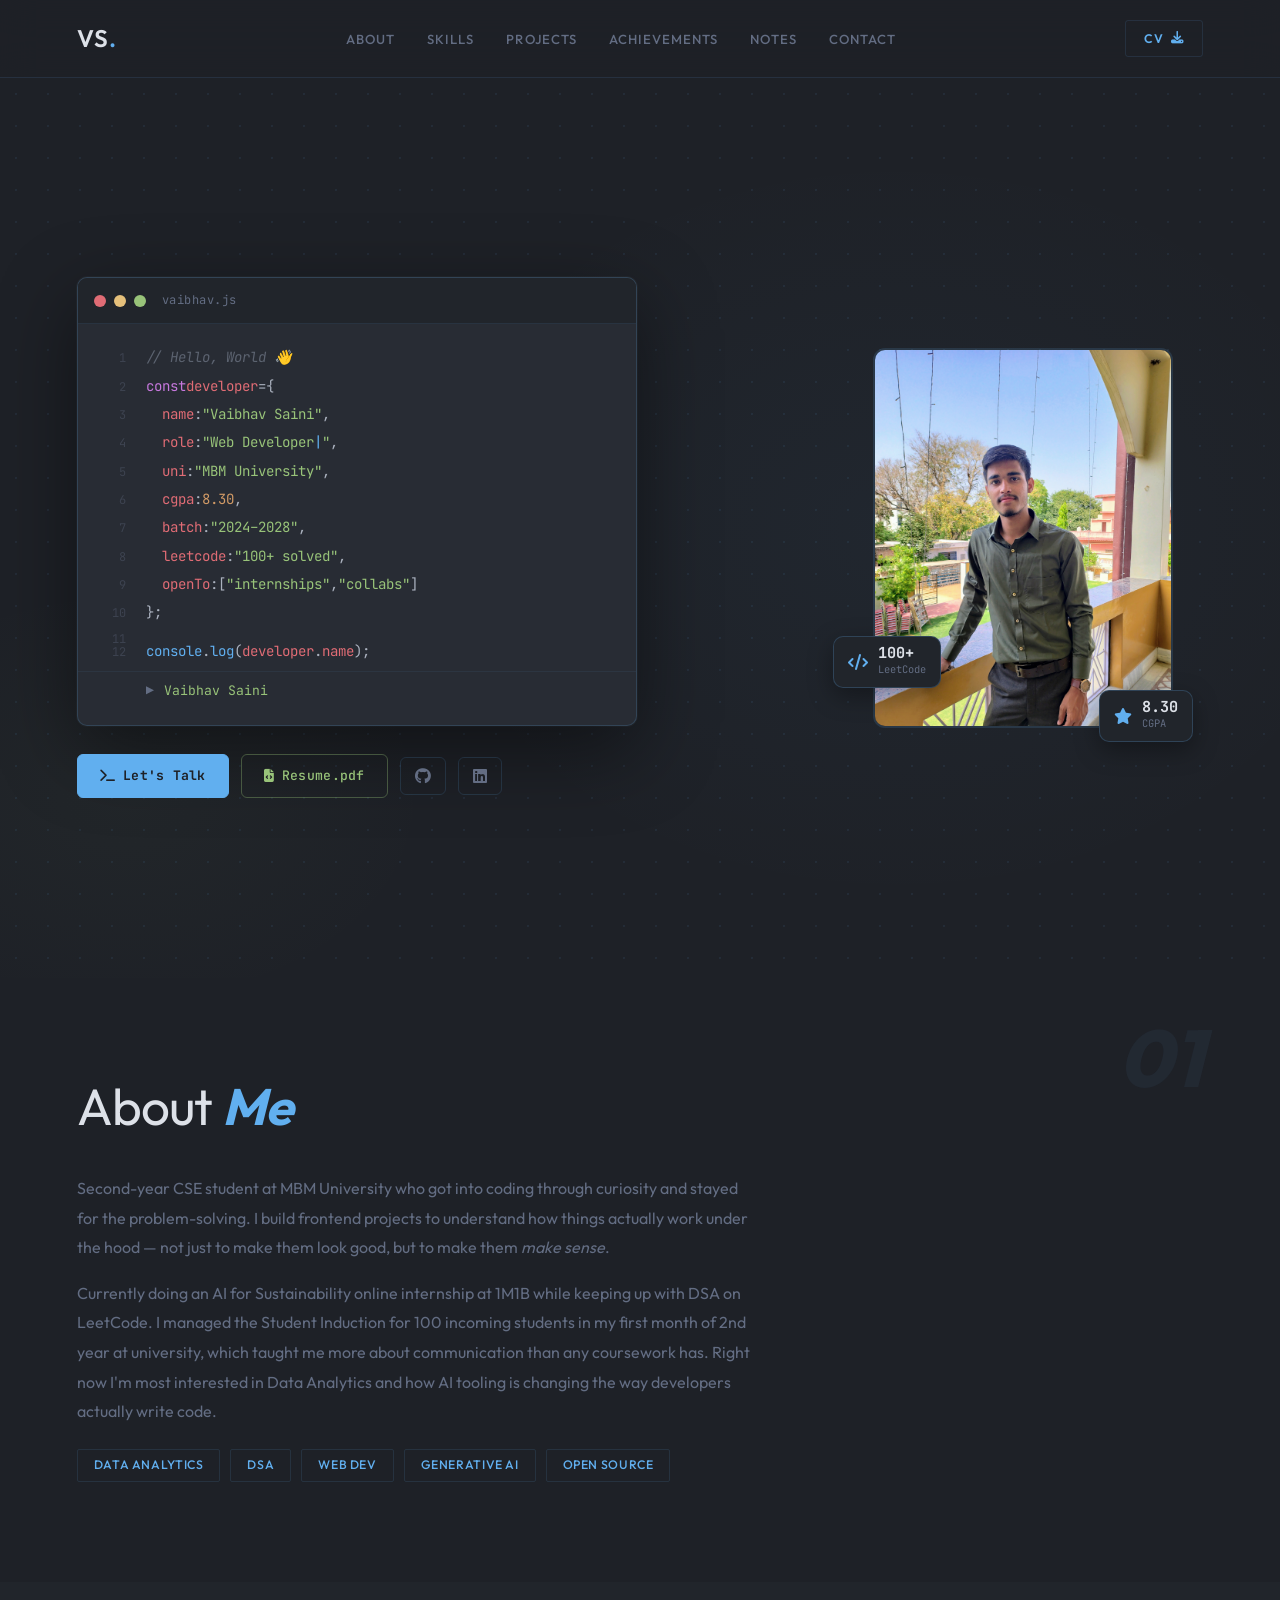
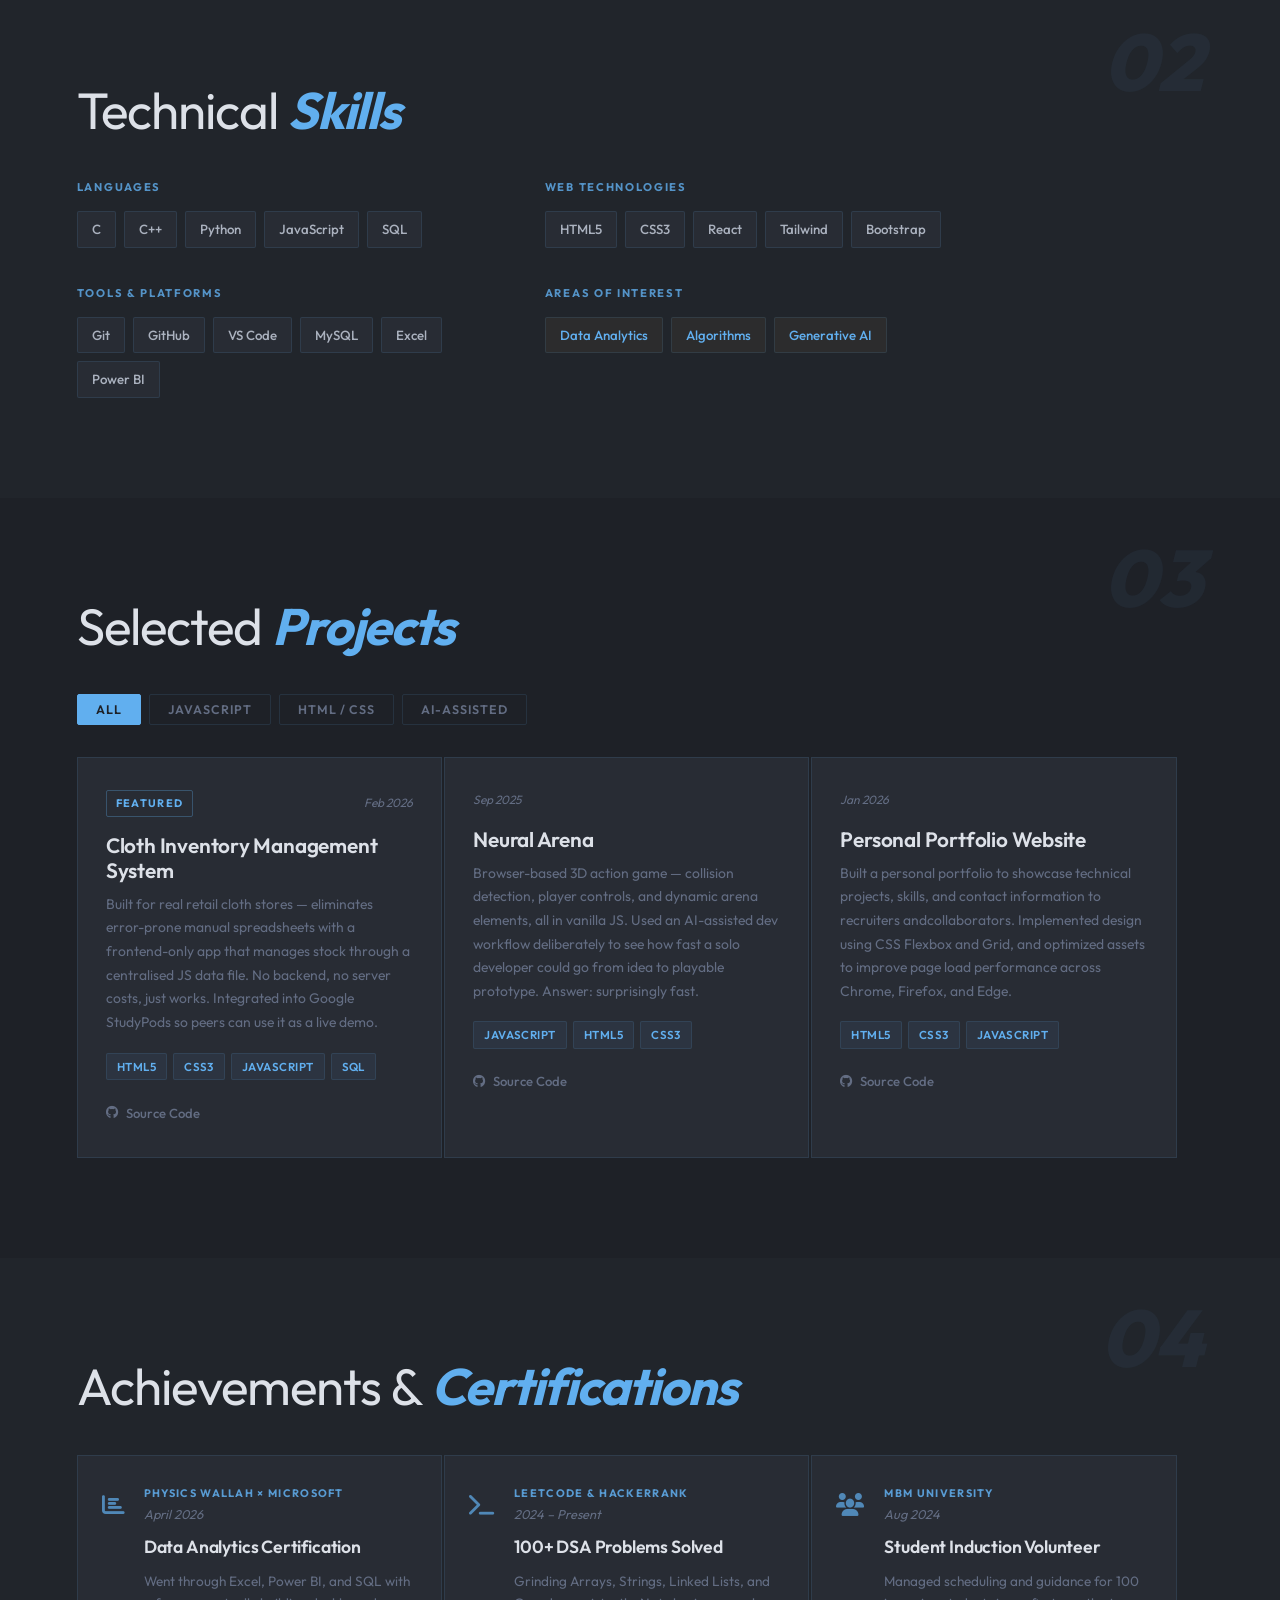
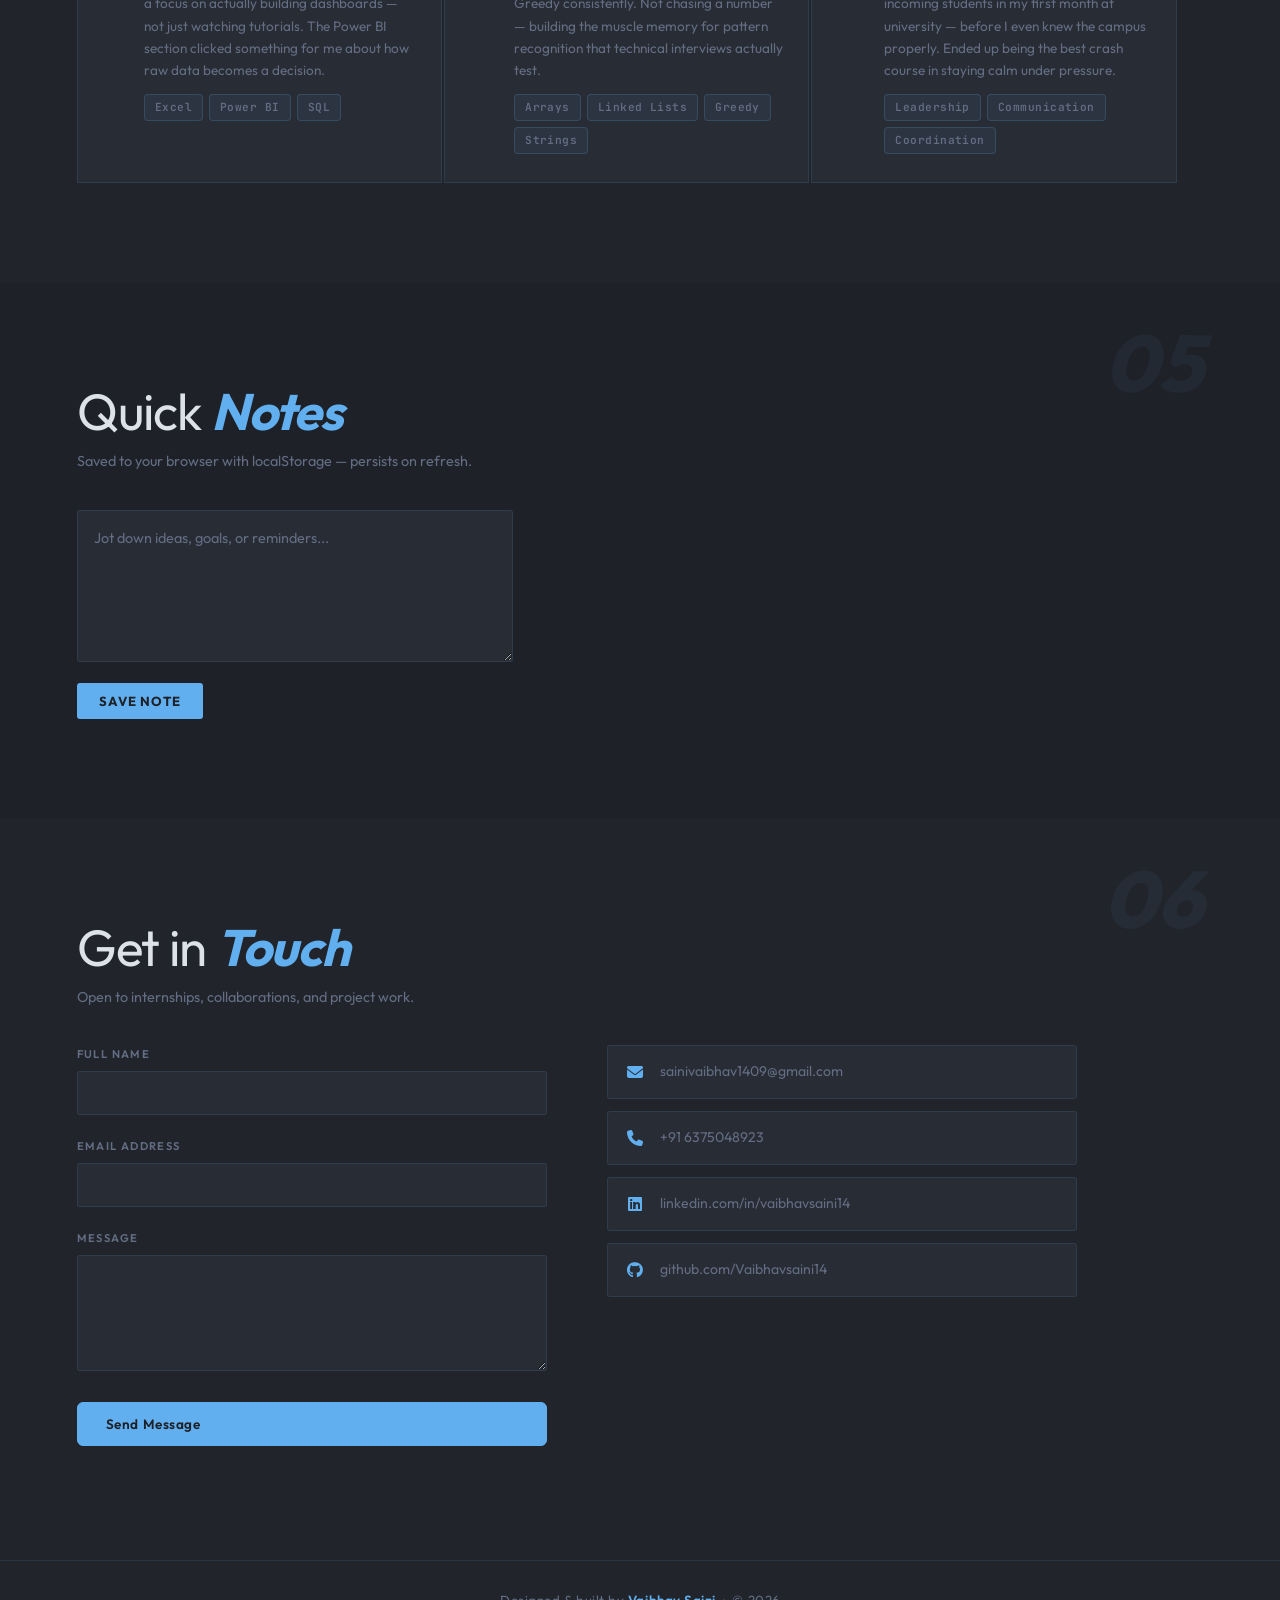
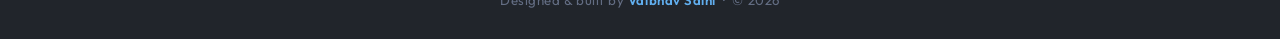
<file: index.html>
<!DOCTYPE html>
<html lang="en">
<head>
  <meta charset="UTF-8" />
  <meta name="viewport" content="width=device-width, initial-scale=1.0" />
  <title>Vaibhav Saini — Portfolio</title>
  <link rel="stylesheet" href="style.css" />
  <link rel="stylesheet" href="https://cdnjs.cloudflare.com/ajax/libs/font-awesome/6.4.0/css/all.min.css" />
  <link href="https://fonts.googleapis.com/css2?family=JetBrains+Mono:wght@400;500;600&family=Outfit:wght@300;400;500;600;700&display=swap" rel="stylesheet" />
</head>
<body>

  <nav class="nav">
    <div class="logo">VS<span>.</span></div>
    <ul class="navlist" id="navmenu">
      <li><a href="#about">About</a></li>
      <li><a href="#skills">Skills</a></li>
      <li><a href="#projects">Projects</a></li>
      <li><a href="#certs">Achievements</a></li>
      <li><a href="#notes">Notes</a></li>
      <li><a href="#contact">Contact</a></li>
    </ul>
    <div class="navr">
      <a href="My_Resume.pdf" download class="nav-cv">CV <i class="fas fa-download"></i></a>
      <button class="ham" onclick="toggleNav()">&#9776;</button>
    </div>
  </nav>

  <section id="home" class="hero">
    <div class="hero-bg-grid"></div>

    <div class="hero-inner">
      <!-- LEFT: code block intro -->
      <div class="hero-left">
        <div class="code-block">
          <div class="code-bar">
            <span class="dot dot-r"></span><span class="dot dot-y"></span><span class="dot dot-g"></span>
            <span class="code-filename">vaibhav.js</span>
          </div>
          <div class="code-body">
            <div class="code-line"><span class="ln">1</span><span class="cm">// Hello, World 👋</span></div>
            <div class="code-line"><span class="ln">2</span><span class="kw">const</span> <span class="va">developer</span> <span class="op">=</span> <span class="br">{</span></div>
            <div class="code-line"><span class="ln">3</span>&nbsp;&nbsp;<span class="pr">name</span><span class="op">:</span> <span class="st">"Vaibhav Saini"</span><span class="op">,</span></div>
            <div class="code-line"><span class="ln">4</span>&nbsp;&nbsp;<span class="pr">role</span><span class="op">:</span> <span class="st">"<span id="typer"></span><span class="cur">|</span>"</span><span class="op">,</span></div>
            <div class="code-line"><span class="ln">5</span>&nbsp;&nbsp;<span class="pr">uni</span><span class="op">:</span> <span class="st">"MBM University"</span><span class="op">,</span></div>
            <div class="code-line"><span class="ln">6</span>&nbsp;&nbsp;<span class="pr">cgpa</span><span class="op">:</span> <span class="nm">8.30</span><span class="op">,</span></div>
            <div class="code-line"><span class="ln">7</span>&nbsp;&nbsp;<span class="pr">batch</span><span class="op">:</span> <span class="st">"2024–2028"</span><span class="op">,</span></div>
            <div class="code-line"><span class="ln">8</span>&nbsp;&nbsp;<span class="pr">leetcode</span><span class="op">:</span> <span class="st">"100+ solved"</span><span class="op">,</span></div>
            <div class="code-line"><span class="ln">9</span>&nbsp;&nbsp;<span class="pr">openTo</span><span class="op">:</span> <span class="br">[</span><span class="st">"internships"</span><span class="op">,</span> <span class="st">"collabs"</span><span class="br">]</span></div>
            <div class="code-line"><span class="ln">10</span><span class="br">}</span><span class="op">;</span></div>
            <div class="code-line code-gap"><span class="ln">11</span></div>
            <div class="code-line"><span class="ln">12</span><span class="fn">console</span><span class="op">.</span><span class="fn">log</span><span class="br">(</span><span class="va">developer</span><span class="op">.</span><span class="pr">name</span><span class="br">)</span><span class="op">;</span></div>
            <div class="code-output"><span class="arrow">▶</span> <span class="out-text">Vaibhav Saini</span></div>
          </div>
        </div>

        <div class="hero-cta-row">
          <a href="#contact" class="btn-dev primary-dev">
            <i class="fas fa-terminal"></i> Let's Talk
          </a>
          <a href="My_Resume.pdf" download class="btn-dev ghost-dev">
            <i class="fas fa-file-code"></i> Resume.pdf
          </a>
          <a href="https://github.com/Vaibhavsaini14" target="_blank" class="btn-dev icon-dev">
            <i class="fab fa-github"></i>
          </a>
          <a href="https://linkedin.com/in/vaibhavsaini14" target="_blank" class="btn-dev icon-dev">
            <i class="fab fa-linkedin"></i>
          </a>
        </div>
      </div>

      <!-- RIGHT: photo + stat chips -->
      <div class="hero-right">
        <div class="photo-wrap">
          <img src="My Pic.jpg" alt="Vaibhav Saini" class="hero-photo" />
          <div class="stat-chip chip-lc">
            <i class="fas fa-code"></i>
            <div><strong>100+</strong><small>LeetCode</small></div>
          </div>
          <div class="stat-chip chip-gpa">
            <i class="fas fa-star"></i>
            <div><strong>8.30</strong><small>CGPA</small></div>
          </div>
        </div>
      </div>
    </div>
  </section>

  <section id="about" class="sec">
    <span class="sec-num">01</span>
    <div class="about-wrap">
      <h2 class="sec-h">About <em>Me</em></h2>
      <div class="about-body">
        <p>Second-year CSE student at MBM University who got into coding through curiosity and stayed for the problem-solving. I build frontend projects to understand how things actually work under the hood — not just to make them look good, but to make them <em>make sense</em>.</p>
        <p>Currently doing an AI for Sustainability online internship at 1M1B while keeping up with DSA on LeetCode. I managed the Student Induction for 100 incoming students in my first month of 2nd year at university, which taught me more about communication than any coursework has. Right now I'm most interested in Data Analytics and how AI tooling is changing the way developers actually write code.</p>
        <div class="about-tags">
          <span>Data Analytics</span>
          <span>DSA</span>
          <span>Web Dev</span>
          <span>Generative AI</span>
          <span>Open Source</span>
        </div>
      </div>
    </div>
  </section>

  <section id="skills" class="sec sec-alt">
    <span class="sec-num">02</span>
    <h2 class="sec-h">Technical <em>Skills</em></h2>
    <div class="skills-wrap">
      <div class="sk-group">
        <p class="sk-label">Languages</p>
        <div class="sk-pills">
          <span>C</span><span>C++</span><span>Python</span><span>JavaScript</span><span>SQL</span>
        </div>
      </div>
      <div class="sk-group">
        <p class="sk-label">Web Technologies</p>
        <div class="sk-pills">
          <span>HTML5</span><span>CSS3</span><span>React</span><span>Tailwind</span><span>Bootstrap</span>
        </div>
      </div>
      <div class="sk-group">
        <p class="sk-label">Tools & Platforms</p>
        <div class="sk-pills">
          <span>Git</span><span>GitHub</span><span>VS Code</span><span>MySQL</span><span>Excel</span><span>Power BI</span>
        </div>
      </div>
      <div class="sk-group">
        <p class="sk-label">Areas of Interest</p>
        <div class="sk-pills interest">
          <span>Data Analytics</span><span>Algorithms</span><span>Generative AI</span>
        </div>
      </div>
    </div>
  </section>

  <section id="projects" class="sec">
    <span class="sec-num">03</span>
    <h2 class="sec-h">Selected <em>Projects</em></h2>
    <div class="filter-row">
      <button class="fbtn active" onclick="filterP(this,'all')">All</button>
      <button class="fbtn" onclick="filterP(this,'js')">JavaScript</button>
      <button class="fbtn" onclick="filterP(this,'css')">HTML / CSS</button>
      <button class="fbtn" onclick="filterP(this,'ai')">AI-Assisted</button>
    </div>
    <div class="pgrid" id="pgrid">

      <div class="pcard" data-cat="js css">
        <div class="pcard-head">
          <span class="ptag-feat">Featured</span>
          <div class="pcard-date">Feb 2026</div>
        </div>
        <h3>Cloth Inventory Management System</h3>
        <p>Built for real retail cloth stores — eliminates error-prone manual spreadsheets with a frontend-only app that manages stock through a centralised JS data file. No backend, no server costs, just works. Integrated into Google StudyPods so peers can use it as a live demo.</p>
        <div class="ptech"><span>HTML5</span><span>CSS3</span><span>JavaScript</span><span>SQL</span></div>
        <a class="plink" href="https://github.com/mnjangid/SP0516-Major-Project" target="_blank"><i class="fab fa-github"></i> Source Code</a>
      </div>

      <div class="pcard" data-cat="js ai">
        <div class="pcard-head">
          <div class="pcard-date">Sep 2025</div>
        </div>
        <h3>Neural Arena</h3>
        <p>Browser-based 3D action game — collision detection, player controls, and dynamic arena elements, all in vanilla JS. Used an AI-assisted dev workflow deliberately to see how fast a solo developer could go from idea to playable prototype. Answer: surprisingly fast.</p>
        <div class="ptech"><span>JavaScript</span><span>HTML5</span><span>CSS3</span></div>
        <a class="plink" href="https://github.com/Vaibhavsaini14/Neural_Arena-3D-Game" target="_blank"><i class="fab fa-github"></i> Source Code</a>
      </div>

      <div class="pcard" data-cat="js css">
        <div class="pcard-head">
          <div class="pcard-date">Jan 2026</div>
        </div>
        <h3>Personal Portfolio Website</h3>
        <p>Built a personal portfolio to showcase technical projects, skills, and contact information to recruiters andcollaborators.
        Implemented design using CSS Flexbox and Grid, and optimized assets to improve page load performance across Chrome, Firefox, and Edge.</p>
        <div class="ptech"><span>HTML5</span><span>CSS3</span><span>JavaScript</span></div>
        <a class="plink" href="https://github.com/Vaibhavsaini14/WebDev" target="_blank"><i class="fab fa-github"></i> Source Code</a>
      </div>

    </div>
  </section>

  <section id="certs" class="sec sec-alt">
    <span class="sec-num">04</span>
    <h2 class="sec-h">Achievements &amp; <em>Certifications</em></h2>
    <div class="certs-grid">
      <div class="cert-card">
        <div class="cert-icon"><i class="fas fa-chart-bar"></i></div>
        <div class="cert-body">
          <span class="cert-issuer">Physics Wallah × Microsoft</span>
          <span class="cert-date">April 2026</span>
          <h3>Data Analytics Certification</h3>
          <p>Went through Excel, Power BI, and SQL with a focus on actually building dashboards — not just watching tutorials. The Power BI section clicked something for me about how raw data becomes a decision.</p>
          <div class="cert-tags"><span>Excel</span><span>Power BI</span><span>SQL</span></div>
        </div>
      </div>
      <div class="cert-card">
        <div class="cert-icon"><i class="fas fa-terminal"></i></div>
        <div class="cert-body">
          <span class="cert-issuer">LeetCode &amp; HackerRank</span>
          <span class="cert-date">2024 – Present</span>
          <h3>100+ DSA Problems Solved</h3>
          <p>Grinding Arrays, Strings, Linked Lists, and Greedy consistently. Not chasing a number — building the muscle memory for pattern recognition that technical interviews actually test.</p>
          <div class="cert-tags"><span>Arrays</span><span>Linked Lists</span><span>Greedy</span><span>Strings</span></div>
        </div>
      </div>
      <div class="cert-card">
        <div class="cert-icon"><i class="fas fa-users"></i></div>
        <div class="cert-body">
          <span class="cert-issuer">MBM University</span>
          <span class="cert-date">Aug 2024</span>
          <h3>Student Induction Volunteer</h3>
          <p>Managed scheduling and guidance for 100 incoming students in my first month at university — before I even knew the campus properly. Ended up being the best crash course in staying calm under pressure.</p>
          <div class="cert-tags"><span>Leadership</span><span>Communication</span><span>Coordination</span></div>
        </div>
      </div>
    </div>
  </section>

  <section id="notes" class="sec">
    <span class="sec-num">05</span>
    <h2 class="sec-h">Quick <em>Notes</em></h2>
    <p class="sec-sub">Saved to your browser with localStorage — persists on refresh.</p>
    <div class="notes-wrap">
      <div class="notes-in">
        <textarea id="ntxt" rows="5" placeholder="Jot down ideas, goals, or reminders..."></textarea>
        <button onclick="saveNote()">Save Note</button>
      </div>
      <ul id="nlist"></ul>
    </div>
  </section>

  <section id="contact" class="sec sec-alt">
    <span class="sec-num">06</span>
    <h2 class="sec-h">Get in <em>Touch</em></h2>
    <p class="sec-sub">Open to internships, collaborations, and project work.</p>
    <div class="contact-wrap">
      <form id="cform" onsubmit="sendMsg(event)" novalidate>
        <div class="fg"><label>Full Name</label><input type="text" id="cname" /><span class="err" id="e1"></span></div>
        <div class="fg"><label>Email Address</label><input type="email" id="cemail" /><span class="err" id="e2"></span></div>
        <div class="fg"><label>Message</label><textarea id="cmsg" rows="5"></textarea><span class="err" id="e3"></span></div>
        <button type="submit" class="btn">Send Message</button>
        <p class="ok" id="ok"></p>
      </form>
      <div class="contact-info">
        <a href="mailto:sainivaibhav1409@gmail.com" class="cinfo-row"><i class="fas fa-envelope"></i><span>sainivaibhav1409@gmail.com</span></a>
        <a href="tel:+916375048923" class="cinfo-row"><i class="fas fa-phone"></i><span>+91 6375048923</span></a>
        <a href="https://linkedin.com/in/vaibhavsaini14" target="_blank" class="cinfo-row"><i class="fab fa-linkedin"></i><span>linkedin.com/in/vaibhavsaini14</span></a>
        <a href="https://github.com/Vaibhavsaini14" target="_blank" class="cinfo-row"><i class="fab fa-github"></i><span>github.com/Vaibhavsaini14</span></a>  
      </div>
    </div>
  </section>

  <footer class="foot">
    <p>Designed &amp; built by <span>Vaibhav Saini</span> &nbsp;·&nbsp; &copy; 2026</p>
  </footer>

  <script src="script.js"></script>
</body>
</html>
</file>
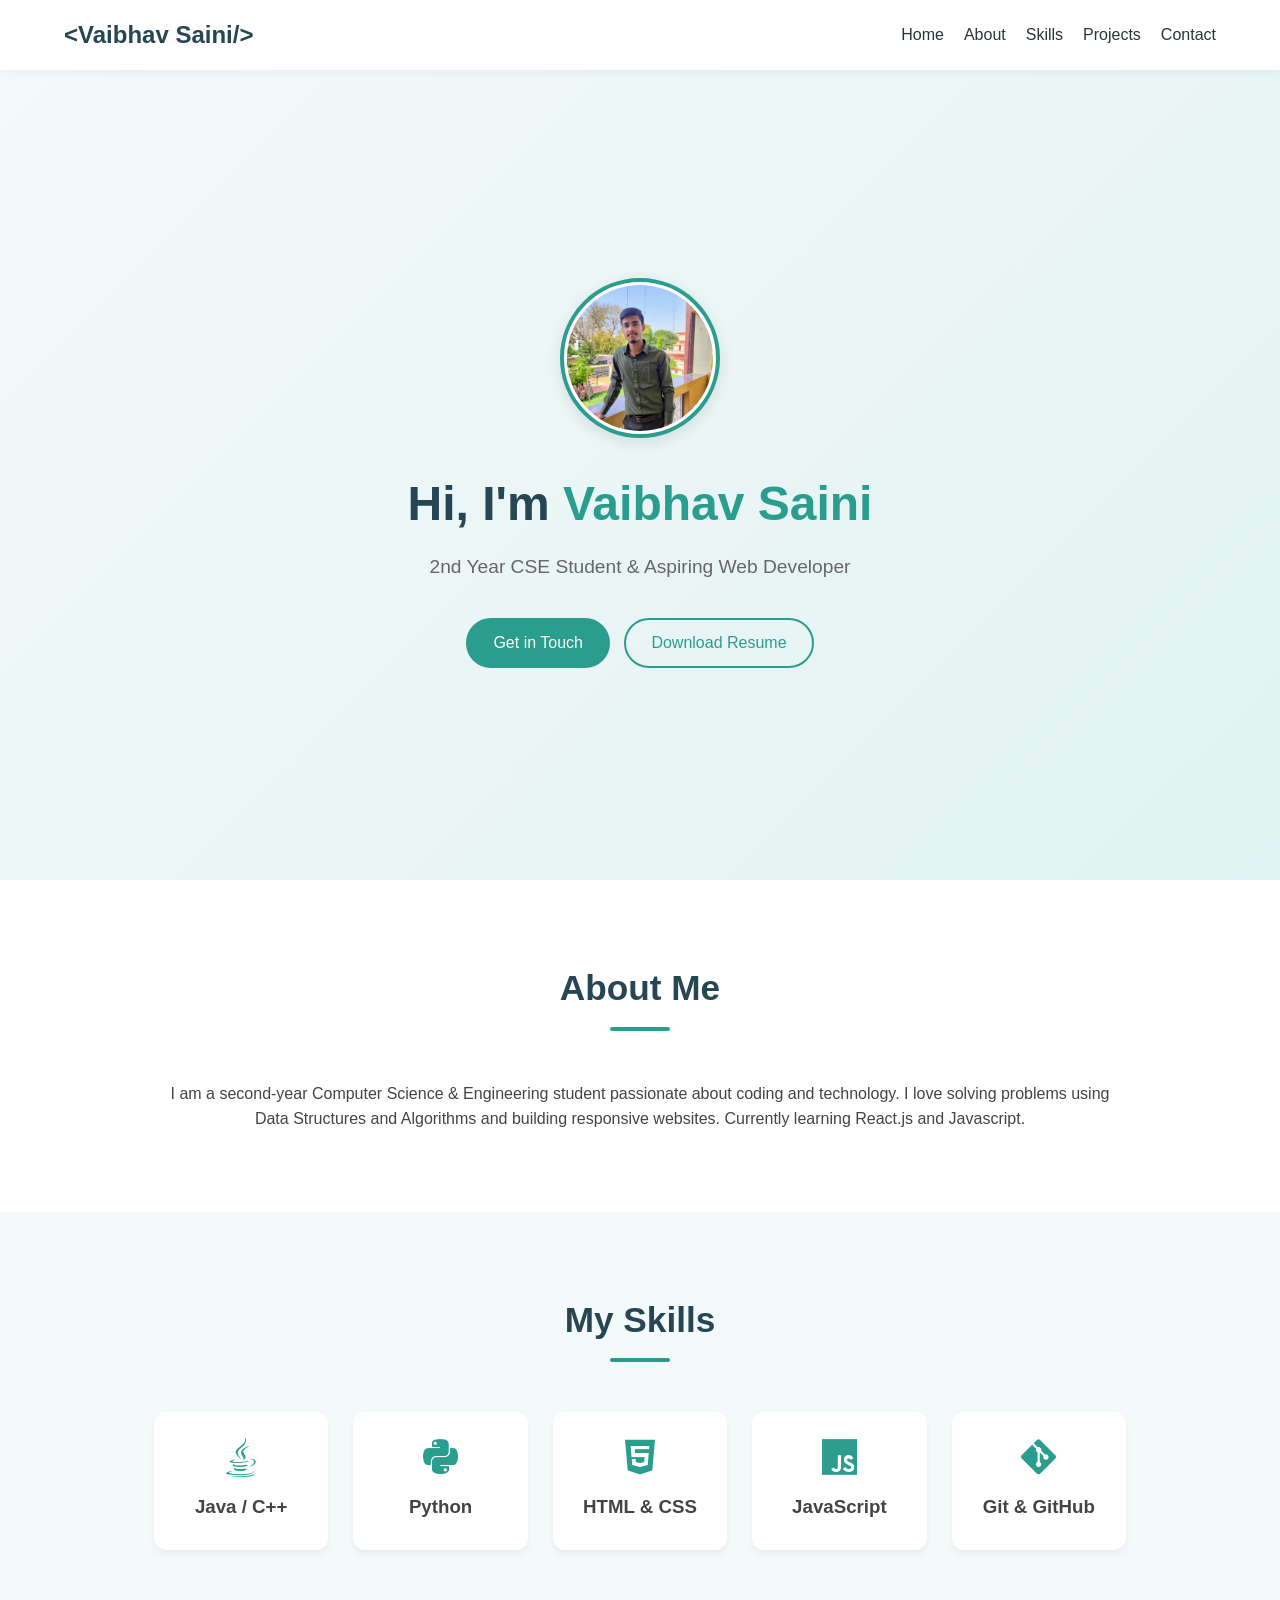
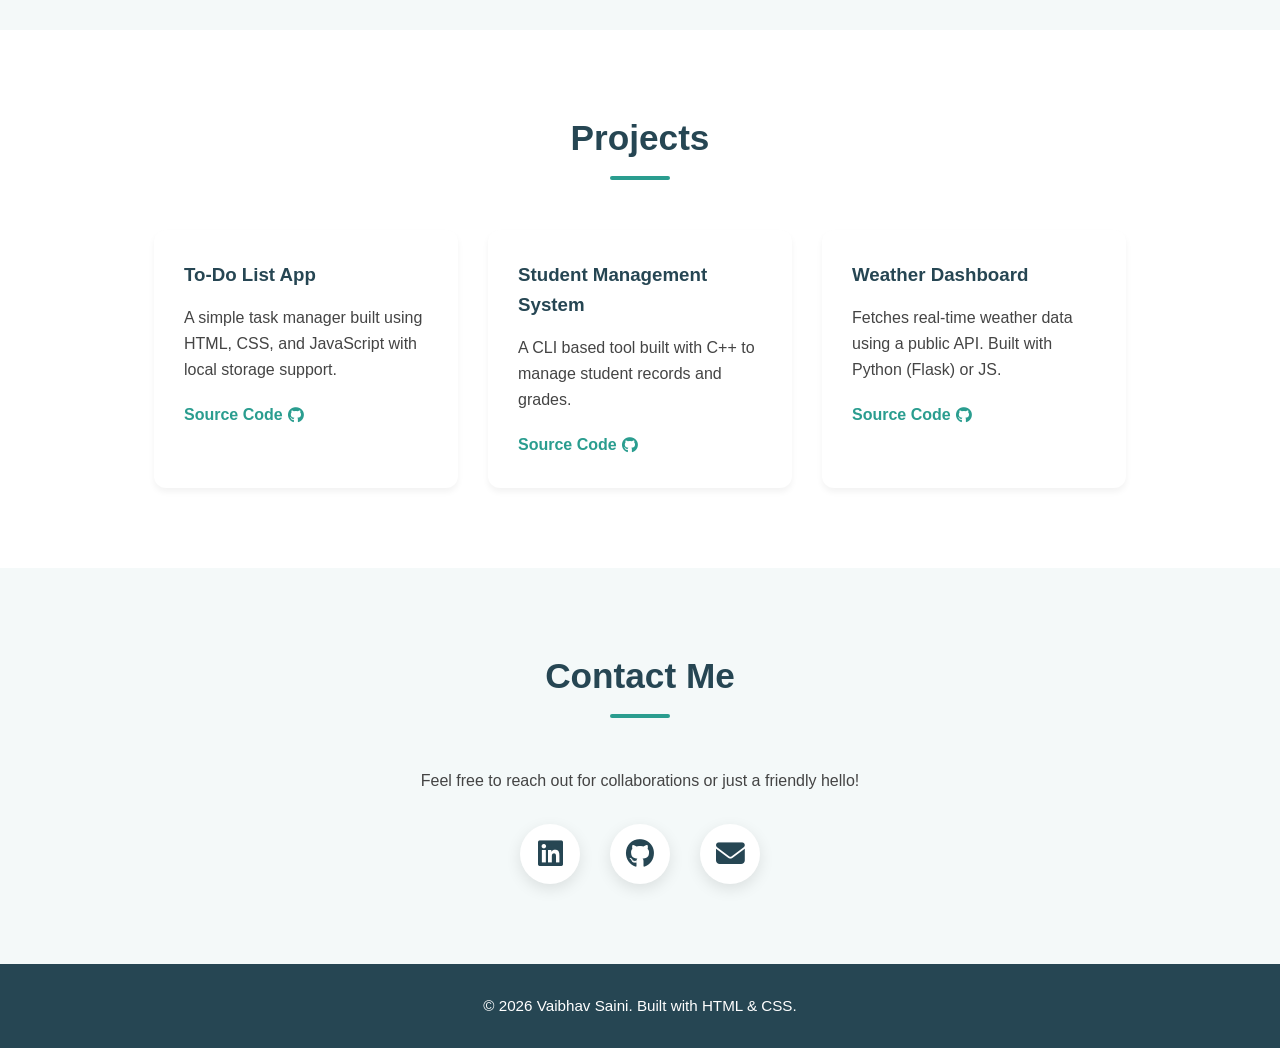
<file: Portfolio/index.html>
<!DOCTYPE html>
<html lang="en">
<head>
    <meta charset="UTF-8">
    <meta name="viewport" content="width=device-width, initial-scale=1.0">
    <title>Vaibhav Saini | Portfolio</title>
    
    
    <link rel="stylesheet" href="style1.css">

    <link rel="stylesheet" href="https://cdnjs.cloudflare.com/ajax/libs/font-awesome/6.4.0/css/all.min.css"> 
</head>
<body>


    <nav class="navbar">
        <div class="logo">&lt;Vaibhav Saini/&gt;</div>
        <ul class="nav-links">
            <li><a href="#home">Home</a></li>
            <li><a href="#about">About</a></li>
            <li><a href="#skills">Skills</a></li>
            <li><a href="#projects">Projects</a></li>
            <li><a href="#contact">Contact</a></li>
        </ul>
    </nav>


    <header id="home" class="hero">
        <div class="hero-content">
            <div class="profile-container">
                
                <img src="My Pic.jpg" alt="Vaibhav Saini" class="profile-img">
            </div>
            
            <h1>Hi, I'm <span class="highlight">Vaibhav Saini</span></h1>
            <p>2nd Year CSE Student & Aspiring Web Developer</p>
            
            <div class="hero-btns">
                <a href="#contact" class="btn">Get in Touch</a>
                <a href="#" class="btn btn-outline">Download Resume</a>
            </div>
        </div>
    </header>

    <section id="about" class="container">
        <h2 class="section-title">About Me</h2>
        <div class="about-content">
            <p>
                I am a second-year Computer Science & Engineering student passionate about coding and technology. 
                I love solving problems using Data Structures and Algorithms and building responsive websites. 
                Currently learning React.js and Javascript.
            </p>
        </div>
    </section>

    
    <section id="skills" class="bg-light">
        <div class="container">
            <h2 class="section-title">My Skills</h2>
            <div class="skills-grid">
                <div class="skill-card"><i class="fab fa-java"></i> <h3>Java / C++</h3></div>
                <div class="skill-card"><i class="fab fa-python"></i> <h3>Python</h3></div>
                <div class="skill-card"><i class="fab fa-html5"></i> <h3>HTML & CSS</h3></div>
                <div class="skill-card"><i class="fab fa-js"></i> <h3>JavaScript</h3></div>
                <div class="skill-card"><i class="fab fa-git-alt"></i> <h3>Git & GitHub</h3></div>
            </div>
        </div>
    </section>

    
    <section id="projects" class="container">
        <h2 class="section-title">Projects</h2>
        <div class="projects-grid">
            
            <div class="project-card">
                <h3>To-Do List App</h3>
                <p>A simple task manager built using HTML, CSS, and JavaScript with local storage support.</p>
                <div class="project-links">
                    <a href="#">Source Code <i class="fab fa-github"></i></a>
                </div>
            </div>
    
            <div class="project-card">
                <h3>Student Management System</h3>
                <p>A CLI based tool built with C++ to manage student records and grades.</p>
                <div class="project-links">
                    <a href="#">Source Code <i class="fab fa-github"></i></a>
                </div>
            </div>
            
            <div class="project-card">
                <h3>Weather Dashboard</h3>
                <p>Fetches real-time weather data using a public API. Built with Python (Flask) or JS.</p>
                <div class="project-links">
                    <a href="#">Source Code <i class="fab fa-github"></i></a>
                </div>
            </div>
        </div>
    </section>

    
    <section id="contact" class="bg-light">
        <div class="container contact-section">
            <h2 class="section-title">Contact Me</h2>
            <p>Feel free to reach out for collaborations or just a friendly hello!</p>
            
        
            <div class="social-links">
                <a href="https://linkedin.com/in/vaibhavsaini14" target="_blank" title="LinkedIn">
                    <i class="fab fa-linkedin"></i>
                </a>
                <a href="https://github.com/sainivaibhav1409-cmd" target="_blank" title="GitHub">
                    <i class="fab fa-github"></i>
                </a>
                
                <a href="mailto:your-email@gmail.com" target="_blank" title="Email">
                    <i class="fas fa-envelope"></i>
                </a>
            </div>

        </div>
    </section>

    
    <footer>
        <p>&copy; 2026 Vaibhav Saini. Built with HTML & CSS.</p>
    </footer>

</body>
</html>
</file>
<file: style.css>
@import url('https://fonts.googleapis.com/css2?family=Cormorant+Garamond:ital,wght@0,400;0,600;1,700;1,800&family=Outfit:wght@300;400;500;600;700&display=swap');

*, *::before, *::after { margin: 0; padding: 0; box-sizing: border-box; }

:root {
  --bg:       #1e2127;
  --s1:       #21252b;
  --s2:       #282c34;
  --s3:       #2c313a;
  --border:   rgba(97, 175, 239, 0.12);
  --gold:     #61afef;
  --gold2:    #56b6c2;
  --cream:    #dde1e8;
  --text:     #abb2bf;
  --muted:    #636d83;
  --success:  #98c379;
  --danger:   #e06c75;
  --purple:   #c678dd;
  --yellow:   #e5c07b;
  --orange:   #d19a66;
  --font-d:   'Outfit', sans-serif;
  --font-b:   'Outfit', sans-serif;
  --font-mono: 'JetBrains Mono', 'Fira Code', 'Cascadia Code', monospace;
}

html { scroll-behavior: smooth; }

body {
  font-family: var(--font-b);
  background-color: var(--bg);
  color: var(--text);
  line-height: 1.7;
  overflow-x: hidden;
}

/* ── NAV ── */
.nav {
  display: flex;
  align-items: center;
  justify-content: space-between;
  padding: 18px 6%;
  background: rgba(30, 33, 39, 0.90);
  backdrop-filter: blur(18px);
  border-bottom: 1px solid var(--border);
  position: sticky;
  top: 0;
  z-index: 1000;
}

.logo {
  font-family: var(--font-d);
  font-size: 1.5rem;
  font-weight: 600;
  color: var(--cream);
  letter-spacing: 0.04em;
}

.logo span { color: var(--gold); }

.navlist {
  display: flex;
  list-style: none;
  gap: 32px;
}

.navlist a {
  font-family: var(--font-b);
  color: var(--muted);
  text-decoration: none;
  font-size: 0.82rem;
  font-weight: 500;
  letter-spacing: 0.08em;
  text-transform: uppercase;
  transition: color 0.2s;
}

.navlist a:hover { color: var(--gold); }

.navr { display: flex; align-items: center; gap: 14px; }

.nav-cv {
  display: inline-flex;
  align-items: center;
  gap: 7px;
  padding: 7px 18px;
  border: 1px solid var(--border);
  border-radius: 3px;
  color: var(--gold);
  text-decoration: none;
  font-size: 0.78rem;
  font-weight: 600;
  letter-spacing: 0.08em;
  text-transform: uppercase;
  transition: all 0.2s;
}

.nav-cv:hover { background: var(--gold); color: var(--bg); border-color: var(--gold); }

.ham {
  display: none;
  background: none;
  border: 1px solid var(--border);
  color: var(--text);
  font-size: 1.1rem;
  padding: 7px 12px;
  border-radius: 3px;
  cursor: pointer;
}

/* ── HERO ── */
.hero {
  min-height: 100vh;
  display: flex;
  align-items: center;
  padding: 80px 6% 60px;
  position: relative;
  overflow: hidden;
  background: var(--bg);
}

/* subtle dot grid background */
.hero-bg-grid {
  position: absolute;
  inset: 0;
  background-image: radial-gradient(circle, rgba(97,175,239,0.08) 1px, transparent 1px);
  background-size: 32px 32px;
  pointer-events: none;
}

.hero::before {
  content: '';
  position: absolute;
  inset: 0;
  background:
    radial-gradient(ellipse 55% 60% at 70% 50%, rgba(97,175,239,0.04) 0%, transparent 70%),
    radial-gradient(ellipse 40% 40% at 10% 80%, rgba(152,195,121,0.03) 0%, transparent 60%);
  pointer-events: none;
}

.hero-inner {
  display: grid;
  grid-template-columns: 1fr 360px;
  gap: 60px;
  align-items: center;
  width: 100%;
  max-width: 1200px;
}

/* CODE BLOCK */
.code-block {
  background: #282c34;
  border: 1px solid rgba(97,175,239,0.18);
  border-radius: 10px;
  overflow: hidden;
  box-shadow: 0 24px 80px rgba(0,0,0,0.45), 0 0 0 1px rgba(255,255,255,0.03);
  max-width: 560px;
  font-family: var(--font-mono);
}

.code-bar {
  display: flex;
  align-items: center;
  gap: 8px;
  padding: 12px 16px;
  background: #21252b;
  border-bottom: 1px solid rgba(97,175,239,0.1);
}

.dot {
  width: 12px; height: 12px;
  border-radius: 50%;
  display: inline-block;
}
.dot-r { background: #e06c75; }
.dot-y { background: #e5c07b; }
.dot-g { background: #98c379; }

.code-filename {
  margin-left: 8px;
  font-family: var(--font-mono);
  font-size: 0.75rem;
  color: #636d83;
  letter-spacing: 0.04em;
}

.code-body {
  padding: 20px 0 20px;
}

.code-line {
  display: flex;
  align-items: baseline;
  gap: 0;
  padding: 1.5px 20px;
  font-size: 0.88rem;
  line-height: 1.8;
  white-space: pre;
}

.code-line.code-gap { height: 10px; }

.ln {
  display: inline-block;
  min-width: 28px;
  color: #3d4350;
  font-size: 0.75rem;
  text-align: right;
  margin-right: 20px;
  user-select: none;
}

/* syntax colours — One Dark Pro */
.cm  { color: #5c6370; font-style: italic; }
.kw  { color: #c678dd; }
.va  { color: #e06c75; }
.op  { color: #abb2bf; }
.br  { color: #abb2bf; }
.pr  { color: #e06c75; }
.st  { color: #98c379; }
.nm  { color: #d19a66; }
.fn  { color: #61afef; }

.cur {
  color: #61afef;
  animation: blink 1s infinite;
  font-style: normal;
}

.code-output {
  display: flex;
  align-items: center;
  gap: 10px;
  padding: 8px 20px 2px 68px;
  font-size: 0.82rem;
  color: #98c379;
  font-family: var(--font-mono);
  border-top: 1px solid rgba(97,175,239,0.07);
  margin-top: 6px;
}

.arrow { color: #636d83; }
.out-text { color: #98c379; }

/* CTA ROW */
.hero-cta-row {
  display: flex;
  align-items: center;
  gap: 12px;
  margin-top: 28px;
  flex-wrap: wrap;
}

.btn-dev {
  display: inline-flex;
  align-items: center;
  gap: 8px;
  text-decoration: none;
  font-family: var(--font-mono);
  font-size: 0.82rem;
  font-weight: 500;
  border-radius: 6px;
  border: 1px solid transparent;
  cursor: pointer;
  transition: all 0.2s ease;
  letter-spacing: 0.02em;
}

.primary-dev {
  padding: 10px 22px;
  background: #61afef;
  color: #1e2127;
  border-color: #61afef;
  font-weight: 700;
}

.primary-dev:hover {
  background: #4fa3e8;
  transform: translateY(-2px);
  box-shadow: 0 8px 24px rgba(97,175,239,0.25);
}

.ghost-dev {
  padding: 10px 22px;
  background: transparent;
  color: #98c379;
  border-color: rgba(152,195,121,0.35);
}

.ghost-dev:hover {
  background: rgba(152,195,121,0.08);
  border-color: #98c379;
  transform: translateY(-2px);
}

.icon-dev {
  padding: 10px 14px;
  background: transparent;
  color: var(--muted);
  border-color: rgba(97,175,239,0.15);
  font-size: 1rem;
}

.icon-dev:hover {
  color: #61afef;
  border-color: rgba(97,175,239,0.4);
  background: rgba(97,175,239,0.06);
}

/* HERO RIGHT — PHOTO */
.hero-right {
  display: flex;
  justify-content: center;
  align-items: center;
}

.photo-wrap {
  position: relative;
  width: 300px;
}

.hero-photo {
  width: 100%;
  height: 380px;
  object-fit: cover;
  object-position: center top;
  border-radius: 12px;
  display: block;
  filter: contrast(1.04) saturate(0.9);
  border: 2px solid rgba(97,175,239,0.15);
}

.status-chip {
  position: absolute;
  top: -14px;
  left: 50%;
  transform: translateX(-50%);
  background: #21252b;
  border: 1px solid rgba(152,195,121,0.35);
  border-radius: 20px;
  padding: 5px 14px;
  font-family: var(--font-mono);
  font-size: 0.72rem;
  color: #98c379;
  display: flex;
  align-items: center;
  gap: 7px;
  white-space: nowrap;
  box-shadow: 0 4px 16px rgba(0,0,0,0.3);
}

.blink-dot {
  width: 7px; height: 7px;
  border-radius: 50%;
  background: #98c379;
  animation: blink 1.4s ease infinite;
  flex-shrink: 0;
}

.stat-chip {
  position: absolute;
  background: #21252b;
  border: 1px solid rgba(97,175,239,0.22);
  border-radius: 10px;
  padding: 8px 14px;
  font-family: var(--font-mono);
  display: flex;
  align-items: center;
  gap: 10px;
  box-shadow: 0 8px 24px rgba(0,0,0,0.35);
}

.stat-chip i { color: #61afef; font-size: 1rem; }
.stat-chip strong { display: block; font-size: 0.95rem; color: #dde1e8; line-height: 1; }
.stat-chip small { display: block; font-size: 0.65rem; color: #636d83; margin-top: 1px; }

.chip-lc { bottom: 40px; left: -40px; }
.chip-gpa { bottom: -14px; right: -20px; }

/* KEEP .btn for other sections */
.btn {
  display: inline-flex;
  align-items: center;
  gap: 8px;
  padding: 12px 28px;
  background: var(--gold);
  color: var(--bg);
  text-decoration: none;
  border-radius: 6px;
  font-family: var(--font-b);
  font-weight: 600;
  font-size: 0.85rem;
  letter-spacing: 0.04em;
  border: 1px solid var(--gold);
  cursor: pointer;
  transition: all 0.25s;
}

.btn:hover { background: var(--gold2); border-color: var(--gold2); transform: translateY(-2px); }

.ghost {
  background: transparent;
  color: var(--gold);
}

.ghost:hover { background: rgba(97, 175, 239, 0.08); }

/* ── SECTIONS ── */
.sec {
  padding: 100px 6%;
  position: relative;
}

.sec-alt { background: var(--s1); }

.sec-num {
  font-family: var(--font-d);
  font-size: 5rem;
  font-weight: 800;
  font-style: italic;
  color: rgba(97, 175, 239, 0.06);
  position: absolute;
  top: 40px;
  right: 6%;
  line-height: 1;
  pointer-events: none;
  user-select: none;
}

.sec-h {
  font-family: var(--font-d);
  font-size: clamp(2.2rem, 4vw, 3.2rem);
  font-weight: 400;
  letter-spacing: -0.02em;
  color: var(--cream);
  margin-bottom: 40px;
  line-height: 1.1;
}

.sec-h em {
  font-style: italic;
  font-weight: 700;
  color: #61afef;
}

.sec-sub {
  color: var(--muted);
  font-size: 0.9rem;
  margin-top: -30px;
  margin-bottom: 36px;
}

/* ── ABOUT ── */
.about-wrap { max-width: 900px; }

.about-body p {
  color: var(--muted);
  font-size: 1rem;
  line-height: 1.85;
  margin-bottom: 16px;
  max-width: 680px;
}

.about-tags {
  display: flex;
  flex-wrap: wrap;
  gap: 10px;
  margin-top: 22px;
}

.about-tags span {
  padding: 5px 16px;
  border: 1px solid var(--border);
  border-radius: 2px;
  font-size: 0.77rem;
  font-weight: 500;
  color: var(--gold);
  letter-spacing: 0.05em;
  text-transform: uppercase;
}

/* ── SKILLS ── */
.skills-wrap {
  display: grid;
  grid-template-columns: 1fr 1fr;
  gap: 36px;
  max-width: 900px;
}

.sk-label {
  font-size: 0.7rem;
  font-weight: 700;
  letter-spacing: 0.15em;
  text-transform: uppercase;
  color: var(--gold);
  margin-bottom: 14px;
  opacity: 0.8;
}

.sk-pills {
  display: flex;
  flex-wrap: wrap;
  gap: 8px;
}

.sk-pills span {
  padding: 6px 14px;
  background: var(--s2);
  border: 1px solid var(--border);
  border-radius: 2px;
  font-size: 0.83rem;
  font-weight: 500;
  color: var(--text);
  transition: border-color 0.2s, color 0.2s;
}

.sk-pills span:hover { border-color: var(--gold); color: var(--gold2); }

.sk-pills.interest span { color: var(--gold); background: rgba(212, 168, 83, 0.06); }

/* ── PROJECTS ── */
.filter-row {
  display: flex;
  gap: 8px;
  flex-wrap: wrap;
  margin-bottom: 32px;
}

.fbtn {
  padding: 7px 18px;
  border: 1px solid var(--border);
  border-radius: 2px;
  background: transparent;
  color: var(--muted);
  font-family: var(--font-b);
  font-size: 0.78rem;
  font-weight: 600;
  letter-spacing: 0.08em;
  text-transform: uppercase;
  cursor: pointer;
  transition: all 0.2s;
}

.fbtn:hover, .fbtn.active {
  background: var(--gold);
  border-color: var(--gold);
  color: var(--bg);
}

.pgrid {
  display: grid;
  grid-template-columns: repeat(auto-fill, minmax(320px, 1fr));
  gap: 2px;
  max-width: 1100px;
}

.pcard {
  background: var(--s2);
  border: 1px solid var(--border);
  padding: 32px 28px;
  position: relative;
  overflow: hidden;
  transition: background 0.25s;
}

.pcard::before {
  content: '';
  position: absolute;
  bottom: 0;
  left: 0;
  width: 0;
  height: 2px;
  background: var(--gold);
  transition: width 0.35s ease;
}

.pcard:hover { background: var(--s3); }
.pcard:hover::before { width: 100%; }

.pcard-head {
  display: flex;
  justify-content: space-between;
  align-items: center;
  margin-bottom: 16px;
}

.ptag-feat {
  font-size: 0.68rem;
  font-weight: 700;
  letter-spacing: 0.12em;
  text-transform: uppercase;
  color: var(--gold);
  border: 1px solid rgba(97, 175, 239, 0.3);
  padding: 3px 9px;
  border-radius: 2px;
}

.pcard-date {
  font-size: 0.75rem;
  color: var(--muted);
  font-weight: 400;
  font-style: italic;
  font-family: var(--font-d);
}

.pcard h3 {
  font-family: var(--font-d);
  font-size: 1.3rem;
  font-weight: 600;
  color: var(--cream);
  margin-bottom: 10px;
  line-height: 1.2;
  letter-spacing: -0.01em;
}

.pcard p {
  font-size: 0.87rem;
  color: var(--muted);
  line-height: 1.7;
  margin-bottom: 18px;
}

.ptech {
  display: flex;
  flex-wrap: wrap;
  gap: 6px;
  margin-bottom: 18px;
}

.ptech span {
  padding: 3px 10px;
  background: rgba(97, 175, 239, 0.07);
  border: 1px solid var(--border);
  border-radius: 2px;
  font-size: 0.72rem;
  font-weight: 600;
  color: var(--gold);
  letter-spacing: 0.04em;
  text-transform: uppercase;
}

.plink {
  color: var(--muted);
  text-decoration: none;
  font-size: 0.82rem;
  font-weight: 500;
  display: inline-flex;
  align-items: center;
  gap: 7px;
  transition: color 0.2s;
}

.plink:hover { color: var(--gold); }

/* ── CERTIFICATIONS ── */
.certs-grid {
  display: grid;
  grid-template-columns: repeat(auto-fit, minmax(280px, 1fr));
  gap: 2px;
  max-width: 1100px;
}

.cert-card {
  display: flex;
  gap: 20px;
  padding: 28px 24px;
  background: var(--s2);
  border: 1px solid var(--border);
  transition: background 0.2s;
}

.cert-card:hover { background: var(--s3); }

.cert-icon {
  font-size: 1.4rem;
  color: var(--gold);
  opacity: 0.7;
  flex-shrink: 0;
  margin-top: 2px;
}

.cert-date {
  font-family: var(--font-d);
  font-style: italic;
  font-size: 0.8rem;
  color: var(--muted);
  display: block;
  margin-bottom: 6px;
}

.cert-card h3 {
  font-family: var(--font-d);
  font-size: 1.1rem;
  font-weight: 600;
  color: var(--cream);
  margin-bottom: 8px;
  letter-spacing: -0.01em;
}

.cert-card p {
  font-size: 0.85rem;
  color: var(--muted);
  line-height: 1.65;
}

/* ── NOTES ── */
.notes-wrap {
  display: grid;
  grid-template-columns: 1fr 1fr;
  gap: 28px;
  max-width: 900px;
}

.notes-in textarea {
  width: 100%;
  padding: 16px;
  background: var(--s2);
  border: 1px solid var(--border);
  border-radius: 3px;
  color: var(--text);
  font-family: var(--font-b);
  font-size: 0.9rem;
  resize: vertical;
  outline: none;
  transition: border-color 0.2s;
  line-height: 1.65;
}

.notes-in textarea::placeholder { color: var(--muted); }
.notes-in textarea:focus { border-color: #61afef; }

.notes-in button {
  margin-top: 12px;
  padding: 10px 22px;
  background: var(--gold);
  color: var(--bg);
  border: none;
  border-radius: 3px;
  font-family: var(--font-b);
  font-weight: 700;
  font-size: 0.82rem;
  letter-spacing: 0.08em;
  text-transform: uppercase;
  cursor: pointer;
  transition: background 0.2s;
}

.notes-in button:hover { background: var(--gold2); }

#nlist { list-style: none; display: flex; flex-direction: column; gap: 8px; max-height: 320px; overflow-y: auto; }

#nlist li {
  display: flex;
  justify-content: space-between;
  align-items: flex-start;
  gap: 12px;
  padding: 12px 16px;
  background: var(--s2);
  border: 1px solid var(--border);
  border-radius: 3px;
  font-size: 0.87rem;
  color: var(--muted);
  line-height: 1.5;
}

#nlist li button {
  background: none;
  border: 1px solid var(--danger);
  color: var(--danger);
  border-radius: 2px;
  padding: 2px 9px;
  font-size: 0.73rem;
  cursor: pointer;
  white-space: nowrap;
  transition: all 0.2s;
}

#nlist li button:hover { background: var(--danger); color: white; }

/* ── CONTACT ── */
.contact-wrap {
  display: grid;
  grid-template-columns: 1fr 1fr;
  gap: 60px;
  max-width: 1000px;
  align-items: start;
}

#cform { display: flex; flex-direction: column; }

.fg { margin-bottom: 18px; }

.fg label {
  display: block;
  font-size: 0.7rem;
  font-weight: 600;
  letter-spacing: 0.12em;
  text-transform: uppercase;
  color: var(--muted);
  margin-bottom: 7px;
}

.fg input, .fg textarea {
  width: 100%;
  padding: 12px 14px;
  background: var(--s2);
  border: 1px solid var(--border);
  border-radius: 3px;
  color: var(--text);
  font-family: var(--font-b);
  font-size: 0.9rem;
  outline: none;
  transition: border-color 0.2s;
}

.fg input:focus, .fg textarea:focus { border-color: #61afef; }

.err { display: block; font-size: 0.77rem; color: var(--danger); margin-top: 4px; }

.ok { color: var(--success); font-weight: 600; font-size: 0.88rem; margin-top: 14px; }

.contact-info { display: flex; flex-direction: column; gap: 12px; }

.cinfo-row {
  display: flex;
  align-items: center;
  gap: 16px;
  padding: 14px 18px;
  background: var(--s2);
  border: 1px solid var(--border);
  border-radius: 3px;
  color: var(--muted);
  text-decoration: none;
  font-size: 0.88rem;
  transition: all 0.2s;
}

.cinfo-row i { color: var(--gold); font-size: 1rem; width: 18px; text-align: center; }
.cinfo-row:hover { border-color: var(--gold); color: var(--text); transform: translateX(4px); }

.cr-quote {
  margin-top: 12px;
  padding: 18px 20px;
  border-left: 2px solid var(--gold);
  opacity: 0.7;
}

.cr-quote p { font-family: var(--font-d); font-style: italic; font-size: 0.97rem; color: var(--muted); line-height: 1.6; margin-bottom: 8px; }
.cr-quote span { font-size: 0.73rem; color: var(--gold); font-weight: 600; letter-spacing: 0.06em; text-transform: uppercase; }

/* ── FOOTER ── */
.foot {
  text-align: center;
  padding: 28px;
  background: var(--s1);
  border-top: 1px solid var(--border);
  color: var(--muted);
  font-size: 0.83rem;
  letter-spacing: 0.04em;
}

.foot span { color: var(--gold); font-weight: 600; }

/* ── ANIMATIONS ── */
@keyframes blink { 0%, 100% { opacity: 1; } 50% { opacity: 0; } }

@keyframes fadeUp {
  from { opacity: 0; transform: translateY(20px); }
  to   { opacity: 1; transform: translateY(0); }
}

.hero-left > * {
  animation: fadeUp 0.7s ease both;
}

.hero-left > *:nth-child(1) { animation-delay: 0s; }
.hero-left > *:nth-child(2) { animation-delay: 0.08s; }
.hero-left > *:nth-child(3) { animation-delay: 0.16s; }
.hero-left > *:nth-child(4) { animation-delay: 0.24s; }
.hero-left > *:nth-child(5) { animation-delay: 0.30s; }
.hero-left > *:nth-child(6) { animation-delay: 0.36s; }
.hero-left > *:nth-child(7) { animation-delay: 0.42s; }

/* ── RESPONSIVE ── */
@media (max-width: 960px) {
  .hero-inner { grid-template-columns: 1fr; gap: 50px; }
  .hero-right { justify-content: center; order: -1; }
  .code-block { max-width: 100%; }
  .hero-cta-row { justify-content: center; }
  .photo-wrap { width: 260px; }
  .hero-photo { height: 320px; }
  .about-tags { justify-content: center; }
  .skills-wrap { grid-template-columns: 1fr; }
  .notes-wrap { grid-template-columns: 1fr; }
  .contact-wrap { grid-template-columns: 1fr; gap: 36px; }
}

@media (max-width: 640px) {
  .nav { padding: 14px 5%; }

  .navlist {
    display: none;
    flex-direction: column;
    gap: 18px;
    background: rgba(30, 33, 39, 0.97);
    backdrop-filter: blur(20px);
    position: absolute;
    top: 64px;
    left: 0;
    width: 100%;
    padding: 24px 6%;
    border-bottom: 1px solid var(--border);
  }

  .navlist.open { display: flex; }
  .ham { display: block; }
  .nav-cv { display: none; }
  .sec { padding: 70px 5%; }
  .hero { padding: 60px 5% 50px; }
  .hero-name { font-size: 3.8rem; }
  .pgrid, .certs-grid { grid-template-columns: 1fr; }
  .hero-nums { gap: 20px; }
}

/* ── CERT CARD EXTRAS ── */
.cert-issuer {
  display: block;
  font-size: 0.68rem;
  font-weight: 700;
  letter-spacing: 0.12em;
  text-transform: uppercase;
  color: #61afef;
  margin-bottom: 2px;
  opacity: 0.85;
}

.cert-tags {
  display: flex;
  flex-wrap: wrap;
  gap: 6px;
  margin-top: 12px;
}

.cert-tags span {
  padding: 3px 10px;
  background: rgba(97, 175, 239, 0.07);
  border: 1px solid rgba(97, 175, 239, 0.18);
  border-radius: 4px;
  font-size: 0.7rem;
  font-weight: 600;
  color: #636d83;
  letter-spacing: 0.04em;
  font-family: var(--font-mono);
}
</file>
<file: Portfolio/style1.css>
* {
    margin: 0;
    padding: 0;
    box-sizing: border-box;
    font-family: 'Segoe UI', Tahoma, Geneva, Verdana, sans-serif;
    scroll-behavior: smooth;
}

body {
    line-height: 1.6;
    color: #444;
}

:root {
    --primary-color: #2a9d8f;  
    --secondary-color: #264653; 
    --accent-color: #e9c46a;    
    --light-bg: #f4f9f9;       
    --white: #ffffff;
    --dark-text: #2d3436;
}

.navbar {
    display: flex;
    justify-content: space-between;
    align-items: center;
    padding: 1rem 5%;
    background: var(--white);
    box-shadow: 0 2px 10px rgba(0,0,0,0.05);
    position: sticky;
    top: 0;
    z-index: 1000;
}

.logo {
    font-size: 1.5rem;
    font-weight: bold;
    color: var(--secondary-color);
}

.nav-links {
    list-style: none;
    display: flex;
}

.nav-links li {
    margin-left: 20px;
}

.nav-links a {
    text-decoration: none;
    color: var(--dark-text);
    font-weight: 500;
    transition: color 0.3s;
}

.nav-links a:hover {
    color: var(--primary-color);
}

.hero {
    min-height: 90vh; 
    display: flex;
    justify-content: center;
    align-items: center;
    text-align: center;
    background: linear-gradient(135deg, #f4f9f9 0%, #e0f2f1 100%);
    padding: 20px;
}

.profile-container {
    margin-bottom: 20px;
}

.profile-img {
    width: 160px;
    height: 160px;
    border-radius: 50%;
    object-fit: cover;
    border: 4px solid var(--primary-color);
    padding: 3px;
    background-color: var(--white);
    box-shadow: 0 4px 15px rgba(0,0,0,0.1);
    transition: transform 0.3s ease;
}

.profile-img:hover {
    transform: scale(1.05);
}

.hero h1 {
    font-size: 3rem;
    margin-bottom: 10px;
    color: var(--secondary-color);
}

.highlight {
    color: var(--primary-color);
}

.hero p {
    font-size: 1.2rem;
    margin-bottom: 30px;
    color: #666;
}

.btn {
    display: inline-block;
    padding: 10px 25px;
    background: var(--primary-color);
    color: #fff;
    text-decoration: none;
    border-radius: 25px;
    transition: all 0.3s;
    margin: 5px;
    border: 2px solid var(--primary-color);
}

.btn:hover {
    background: var(--secondary-color);
    border-color: var(--secondary-color);
    transform: translateY(-2px);
}

.btn-outline {
    background: transparent;
    border: 2px solid var(--primary-color);
    color: var(--primary-color);
}

.btn-outline:hover {
    background: var(--primary-color);
    color: #fff;
}


.container {
    padding: 80px 5%;
    max-width: 1100px;
    margin: auto;
    text-align: center;
}

.bg-light {
    background-color: var(--light-bg);
}

.section-title {
    font-size: 2.2rem;
    margin-bottom: 50px;
    position: relative;
    display: inline-block;
    color: var(--secondary-color);
}

.section-title::after {
    content: '';
    display: block;
    width: 60px;
    height: 4px;
    background: var(--primary-color);
    margin: 10px auto 0;
    border-radius: 3px;
}

.skills-grid {
    display: grid;
    grid-template-columns: repeat(auto-fit, minmax(160px, 1fr));
    gap: 25px;
}

.skill-card {
    background: #fff;
    padding: 25px;
    border-radius: 12px;
    box-shadow: 0 4px 6px rgba(0,0,0,0.05);
    transition: transform 0.3s, box-shadow 0.3s;
    border-bottom: 3px solid transparent;
}

.skill-card:hover {
    transform: translateY(-5px);
    box-shadow: 0 8px 15px rgba(0,0,0,0.1);
    border-bottom: 3px solid var(--primary-color);
}

.skill-card i {
    font-size: 2.5rem;
    color: var(--primary-color);
    margin-bottom: 15px;
}

.projects-grid {
    display: grid;
    grid-template-columns: repeat(auto-fit, minmax(300px, 1fr));
    gap: 30px;
}

.project-card {
    background: #fff;
    border-radius: 12px;
    padding: 30px;
    text-align: left;
    box-shadow: 0 4px 6px rgba(18, 17, 17, 0.05);
    transition: transform 0.3s;
}

.project-card:hover {
    transform: translateY(-5px);
    box-shadow: 0 10px 20px rgba(0,0,0,0.1);
}

.project-card h3 {
    margin-bottom: 15px;
    color: var(--secondary-color);
}

.project-links {
    margin-top: 20px;
}

.project-links a {
    text-decoration: none;
    color: var(--primary-color);
    font-weight: bold;
    display: inline-flex;
    align-items: center;
    gap: 5px;
}

.project-links a:hover {
    color: var(--secondary-color);
}

.social-links {
    margin-top: 30px;
    display: flex;
    justify-content: center;
    gap: 30px;
}

.social-links a {
    width: 60px;
    height: 60px;
    display: flex;
    justify-content: center;
    align-items: center;
    background: #fff;
    border-radius: 50%;
    box-shadow: 0 5px 15px rgba(0,0,0,0.1);
    color: var(--secondary-color);
    font-size: 1.8rem;
    text-decoration: none;
    transition: all 0.3s ease;
}

.social-links a:hover {
    background: var(--primary-color);
    color: #fff;
    transform: translateY(-5px);
}

footer {
    text-align: center;
    padding: 30px;
    background: var(--secondary-color);
    color: #fff;
    font-size: 0.95rem;
}

/* Mobile Responsive */
@media (max-width: 768px) {
    .nav-links {
        display: none; 
    }
    
    .hero h1 {
        font-size: 2rem;
    }
    
    .profile-img {
        width: 120px;
        height: 120px;
    }
    
    .container {
        padding: 50px 5%;
    }
}
</file>
